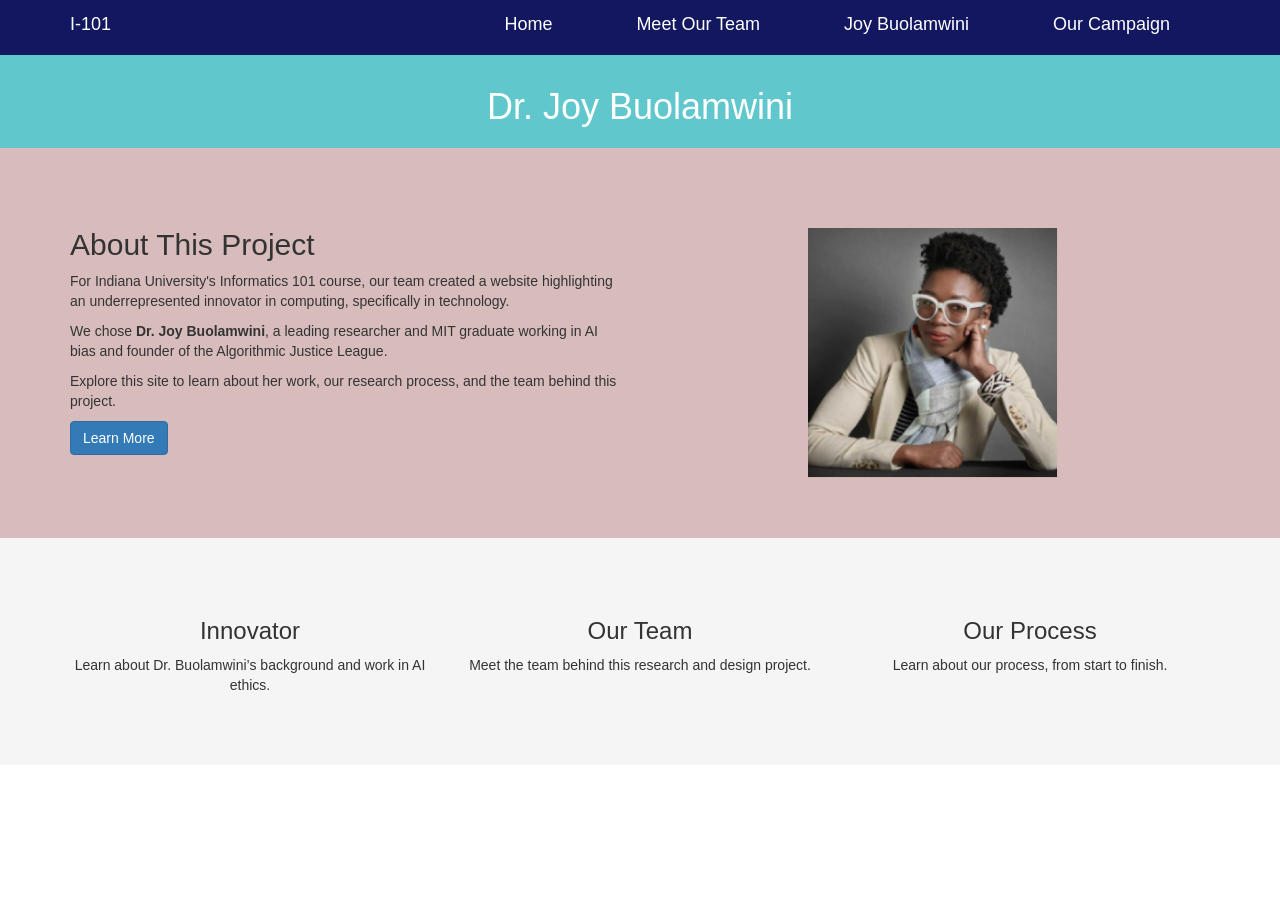
<file: index.html>
<!DOCTYPE html>
<html lang="en">
<head>
    <meta charset="UTF-8">
    <meta name="viewport" content="width=device-width, initial-scale=1.0">
    <title>Home Page</title>
    <link rel="stylesheet" href="https://maxcdn.bootstrapcdn.com/bootstrap/3.4.1/css/bootstrap.min.css">
    <link rel="stylesheet" href="project.css">
</head>

<body>
    <div class="menu-bar">
        <div class="container">
            <div class="row">
                <div class="col-md-3">
                    <h4 class="menu-class">I-101</h4>
                </div>
                <div class="col-md-9 text-right">
                    <ul class="list-inline menu-button">
                        <li><a href="index.html"><h4 class="menu-button">Home</h4></a></li>
                        <li><a href="team.html"><h4 class="menu-button">Meet Our Team</h4></a></li>
                        <li><a href="innovator.html"><h4 class="menu-button">Joy Buolamwini</h4></a></li>
                        <li><a href="process.html"><h4 class="menu-button">Our Campaign</h4></a></li>
                    </ul>
                </div>
            </div>
        </div>
    </div>

<div class="home-header">
    <div class="container text-center">
        <h1>Dr. Joy Buolamwini</h1>
    </div>
</div>

<div class="home-section1">
    <div class="container">
        <div class="row">

            <div class="col-md-6">
                <h2>About This Project</h2>

                <p>For Indiana University's Informatics 101 course, our team created a website highlighting an underrepresented innovator in computing, specifically in technology.</p>

                <p>We chose <strong>Dr. Joy Buolamwini</strong>, a leading researcher and MIT graduate working in AI bias and founder of the Algorithmic Justice League.</p>

                <p>Explore this site to learn about her work, our research process, and the team behind this project.</p>

                <a href="innovator.html" class="btn btn-primary">Learn More</a>
            </div>

            <div class="col-md-6 text-center">
                <img src="image/box-1.png" class="home-img" alt="Joy Buolamwini">
            </div>

        </div>
    </div>
</div>

<div class="features">
    <div class="container text-center">
        <div class="row">

            <div class="col-md-4">
                <h3>Innovator</h3>
                <p>Learn about Dr. Buolamwini’s background and work in AI ethics.</p>
            </div>

            <div class="col-md-4">
                <h3>Our Team</h3>
                <p>Meet the team behind this research and design project.</p>
            </div>

            <div class="col-md-4">
                <h3>Our Process</h3>
                <p>Learn about our process, from start to finish.</p>
            </div>

        </div>
    </div>
</div>

</body>
</html>
</file>
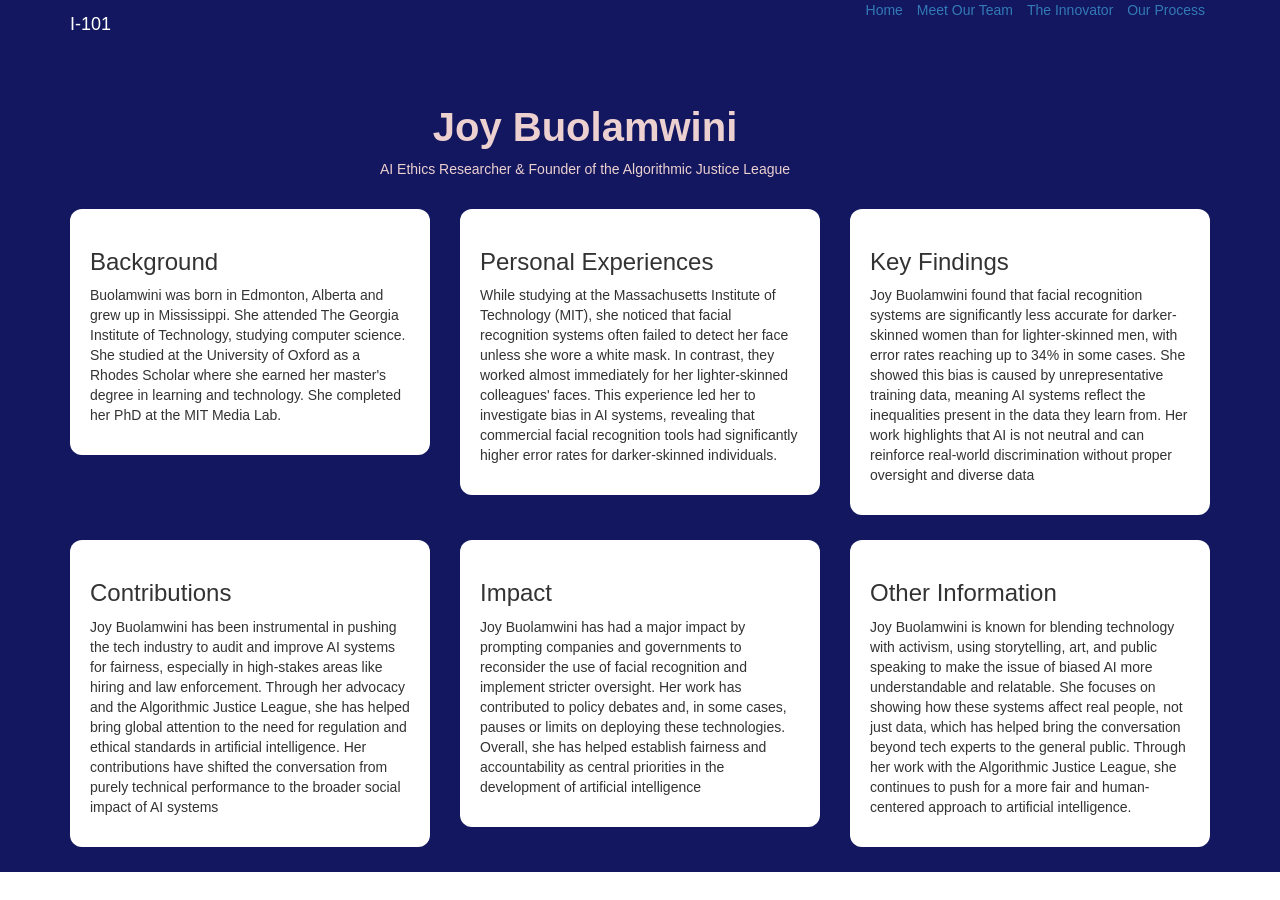
<file: innovator.html>
<!DOCTYPE html>
<html lang="en">
<head>
    <meta charset="UTF-8">
    <meta name="viewport" content="width=device-width, initial-scale=1.0">
    <title>Joy Buolamwini</title>

    <link rel="stylesheet" href="https://maxcdn.bootstrapcdn.com/bootstrap/3.4.1/css/bootstrap.min.css">
    <link rel="stylesheet" href="project.css">
</head>

<body>

<div class="menu-bar">
    <div class="container">
        <div class="row">
            <div class="col-md-4">
                <h4 class="menu-class">I-101</h4>
            </div>

            <div class="col-md-8 text-right">
                <ul class="list-inline">
                    <li><a href="index.html" class="menu-link">Home</a></li>
                    <li><a href="team.html" class="menu-link">Meet Our Team</a></li>
                    <li><a href="innovator.html" class="menu-link active">The Innovator</a></li>
                    <li><a href="process.html" class="menu-link">Our Process</a></li>
                </ul
            </div>
        </div>
    </div>
</div>

<div class="container text-center page-title">
    <h1>Joy Buolamwini</h1>
    <p>AI Ethics Researcher & Founder of the Algorithmic Justice League</p>
</div>

<div class="container">
    <div class="row">
        <div class="col-md-4">
            <div class="innovator-card">
                <h3>Background</h3>
                <p>
                    Buolamwini was born in Edmonton, Alberta and grew up in Mississippi. She attended The Georgia Institute of Technology, studying computer science. She studied at the University of Oxford as a Rhodes Scholar where she earned her master's degree in learning and technology. She completed her PhD at the MIT Media Lab.
                </p>
            </div>
        </div>

        <div class="col-md-4">
            <div class="innovator-card">
                <h3>Personal Experiences</h3>
                <p>
                    While studying at the Massachusetts Institute of Technology (MIT), she noticed that facial recognition systems often failed to detect her face unless she wore a white mask. In contrast, they worked almost immediately for her lighter-skinned colleagues' faces. This experience led her to investigate bias in AI systems, revealing that commercial facial recognition tools had significantly higher error rates for darker-skinned individuals.
                </p>
            </div>
        </div>

        <div class="col-md-4">
            <div class="innovator-card">
                <h3>Key Findings</h3>
                <p>
                    Joy Buolamwini found that facial recognition systems are significantly less accurate for darker-skinned women than for lighter-skinned men, with error rates reaching up to 34% in some cases. She showed this bias is caused by unrepresentative training data, meaning AI systems reflect the inequalities present in the data they learn from. Her work highlights that AI is not neutral and can reinforce real-world discrimination without proper oversight and diverse data
                </p>
            </div>
        </div>
    </div>

    <div class="row">
        <div class="col-md-4">
            <div class="innovator-card">
                <h3>Contributions</h3>
                <p>
                    Joy Buolamwini has been instrumental in pushing the tech industry to audit and improve AI systems for fairness, especially in high-stakes areas like hiring and law enforcement. Through her advocacy and the Algorithmic Justice League, she has helped bring global attention to the need for regulation and ethical standards in artificial intelligence. Her contributions have shifted the conversation from purely technical performance to the broader social impact of AI systems
                </p>
            </div>
        </div>

        <div class="col-md-4">
            <div class="innovator-card">
                <h3>Impact</h3>
                <p>
                    Joy Buolamwini has had a major impact by prompting companies and governments to reconsider the use of facial recognition and implement stricter oversight. Her work has contributed to policy debates and, in some cases, pauses or limits on deploying these technologies. Overall, she has helped establish fairness and accountability as central priorities in the development of artificial intelligence
                </p>
            </div>
        </div>

        <div class="col-md-4">
            <div class="innovator-card">
                <h3>Other Information</h3>
                <p>
                    Joy Buolamwini is known for blending technology with activism, using storytelling, art, and public speaking to make the issue of biased AI more understandable and relatable. She focuses on showing how these systems affect real people, not just data, which has helped bring the conversation beyond tech experts to the general public. Through her work with the Algorithmic Justice League, she continues to push for a more fair and human-centered approach to artificial intelligence.
                </p>
            </div>
        </div>
    </div>

</div>

</body>
</html>
</file>
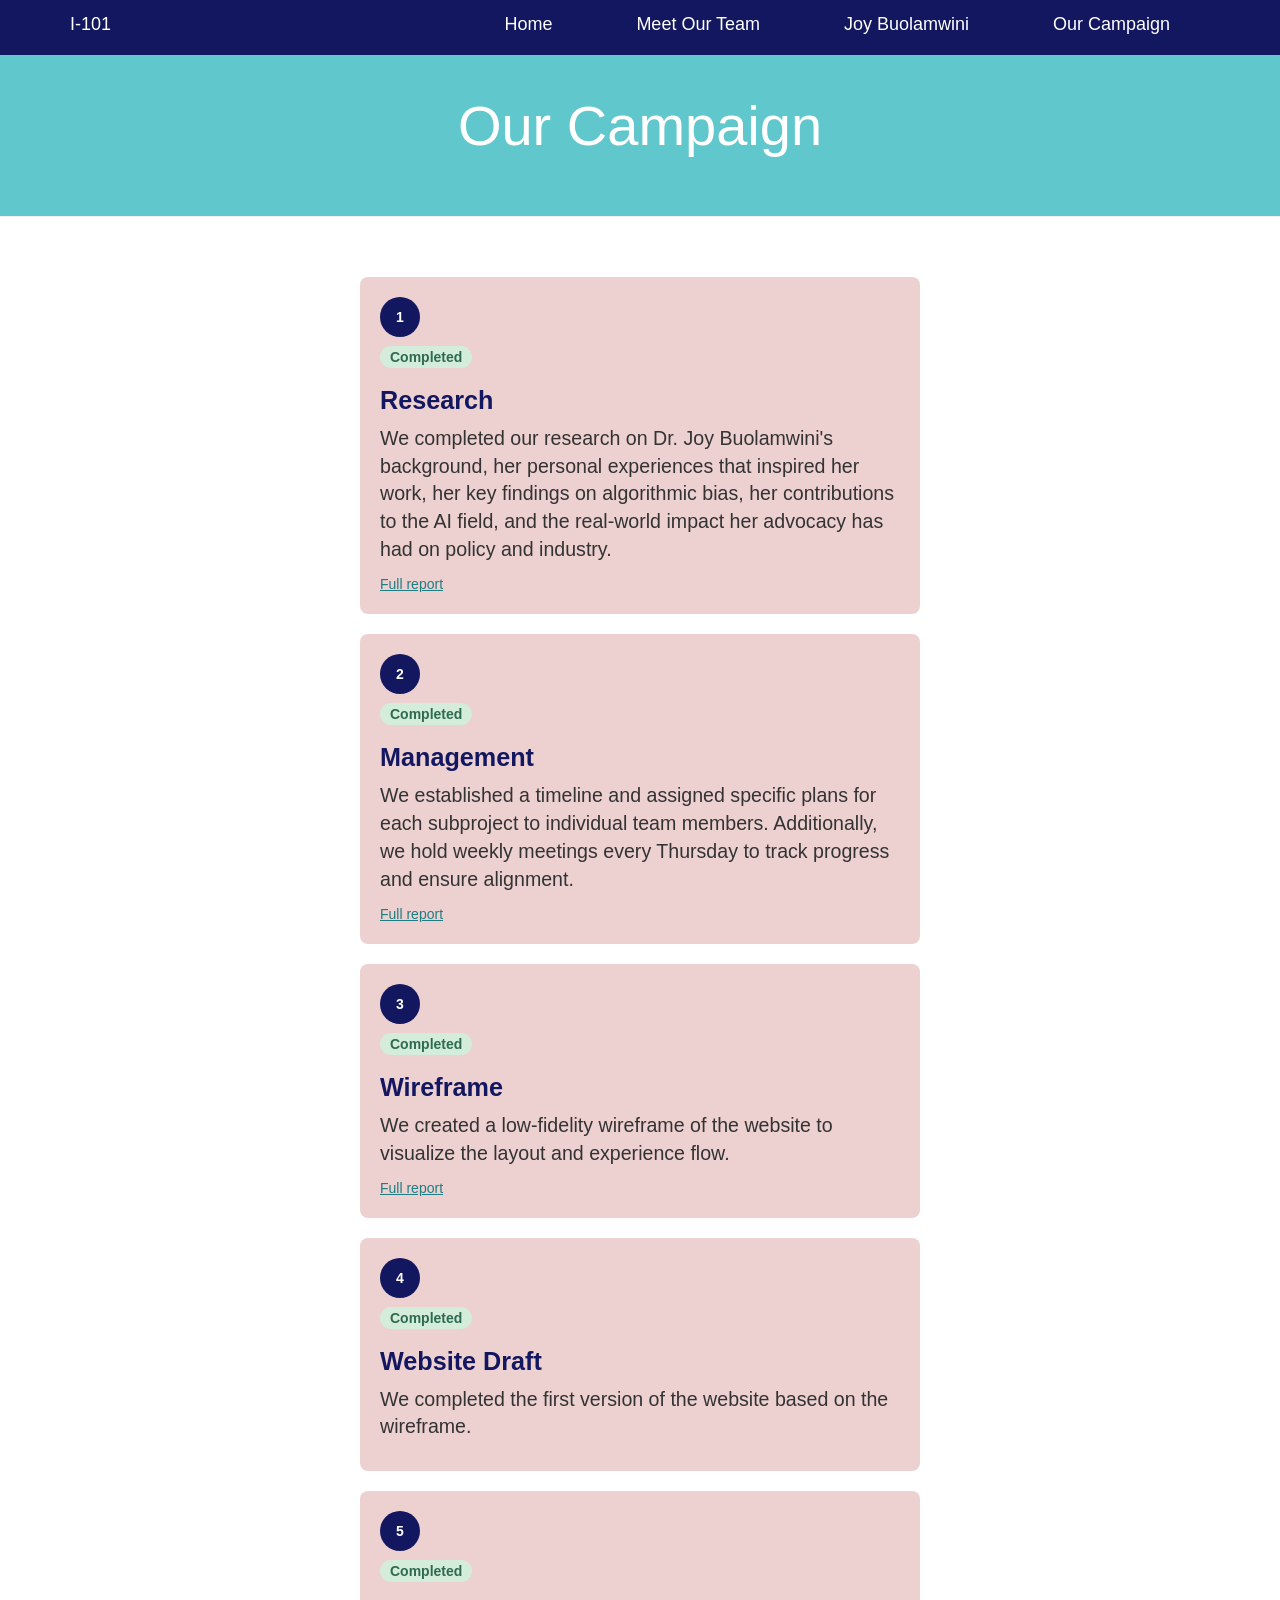
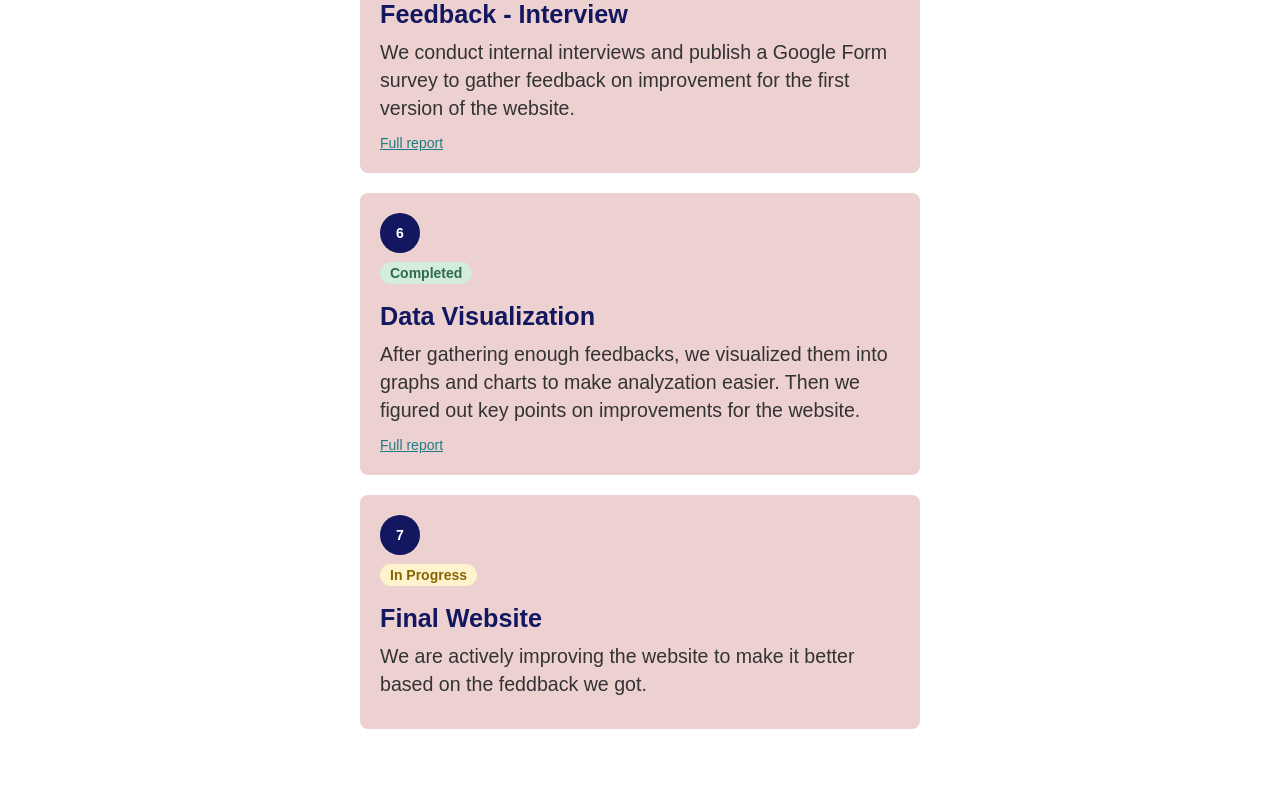
<file: process.html>
<!DOCTYPE html>
<html lang="en">
<head>
    <title>Our Campaign</title>
    <meta charset="utf-8">
    <meta name="viewport" content="width=device-width, initial-scale=1">
    <link rel="stylesheet" href="https://maxcdn.bootstrapcdn.com/bootstrap/3.4.1/css/bootstrap.min.css">
    <link rel="stylesheet" href="project.css">
</head>
<body>
    <div class="menu-bar">
        <div class="container">
            <div class="row">
                <div class="col-md-3">
                    <h4 class="menu-class">I-101</h4>
                </div>
                <div class="col-md-9 text-right">
                    <ul class="list-inline menu-button">
                        <li><a href="index.html"><h4 class="menu-button">Home</h4></a></li>
                        <li><a href="team.html"><h4 class="menu-button">Meet Our Team</h4></a></li>
                        <li><a href="innovator.html"><h4 class="menu-button">Joy Buolamwini</h4></a></li>
                        <li><a href="process.html"><h4 class="menu-button">Our Campaign</h4></a></li>
                    </ul>
                </div>
            </div>
        </div>
    </div>

    <div class="page-header">
        <div class="container">
            <div class="row text-center">
                <div class="col-md-12">
                    <h1 class="header-text">Our Campaign</h1>
                </div>
            </div>
        </div>
    </div>

    <div class="timeline-section">
        <!-- Research Box -->
        <div class="step">
            <div class="step-number">1</div>
            <span class="status-done">Completed</span>
            <h2>Research</h2>
            <p>We completed our research on Dr. Joy Buolamwini's background, her personal experiences that inspired her work, her key findings on algorithmic bias, her contributions to the AI field, and the real-world impact her advocacy has had on policy and industry.</p>
            <a class="step-link" href="https://docs.google.com/document/d/1qBZ_3drxqRDakB5gsD66tVDad5vbTOpAt4c4CfhVQ1Y/edit?usp=sharing">Full report</a>
        </div>

        <!-- Management Box -->
        <div class="step">
            <div class="step-number">2</div>
            <span class="status-done">Completed</span>
            <h2>Management</h2>
            <p>We established a timeline and assigned specific plans for each subproject to individual team members. Additionally, we hold weekly meetings every Thursday to track progress and ensure alignment.</p>
            <a class="step-link" href="https://docs.google.com/document/d/1of6nb9GA8NdwnYPvIku6oTle9EQW7rhuUyoaLFRCCJw/edit?usp=sharing">Full report</a>
        </div>

        <!-- Wireframe Box -->
        <div class="step">
            <div class="step-number">3</div>
            <span class="status-done">Completed</span>
            <h2>Wireframe</h2>
            <p>We created a low-fidelity wireframe of the website to visualize the layout and experience flow.</p>
            <a class="step-link" href="https://www.figma.com/design/I0km0ngyln0ac0JEdycsWB/Wireframe?m=auto&t=Y8YmFhesWIvZYjYi-1">Full report</a>
        </div>

        <!-- Website Draft Box -->
        <div class="step">
            <div class="step-number">4</div>
            <span class="status-done">Completed</span>
            <h2>Website Draft</h2>
            <p>We completed the first version of the website based on the wireframe.</p>
        </div>

        <!-- Feedback - Interview Box -->
        <div class="step">
            <div class="step-number">5</div>
            <span class="status-done">Completed</span>
            <h2>Feedback - Interview</h2>
            <p>We conduct internal interviews and publish a Google Form survey to gather feedback on improvement for the first version of the website.</p>
            <a class="step-link" href="https://drive.google.com/file/d/1i5a2mBRVAoQE6vLCIRII3WCJ4iTFVV-F/view?usp=sharing">Full report</a>
        </div>

        <!-- Data Visualization Box -->
        <div class="step">
            <div class="step-number">6</div>
            <span class="status-done">Completed</span>
            <h2>Data Visualization</h2>
            <p>After gathering enough feedbacks, we visualized them into graphs and charts to make analyzation easier. Then we figured out key points on improvements for the website.</p>
            <a class="step-link" href="https://drive.google.com/file/d/1U5fski3ZBdtdHDS4tKltCh_nHa9eH7zM/view?usp=sharing">Full report</a>
        </div>

        <!-- Final Website Box -->
        <div class="step">
            <div class="step-number">7</div>
            <span class="status-wip">In Progress</span>
            <h2>Final Website</h2>
            <p>We are actively improving the website to make it better based on the feddback we got.</p>
        </div>
    </div>
</body>

</html>
</file>
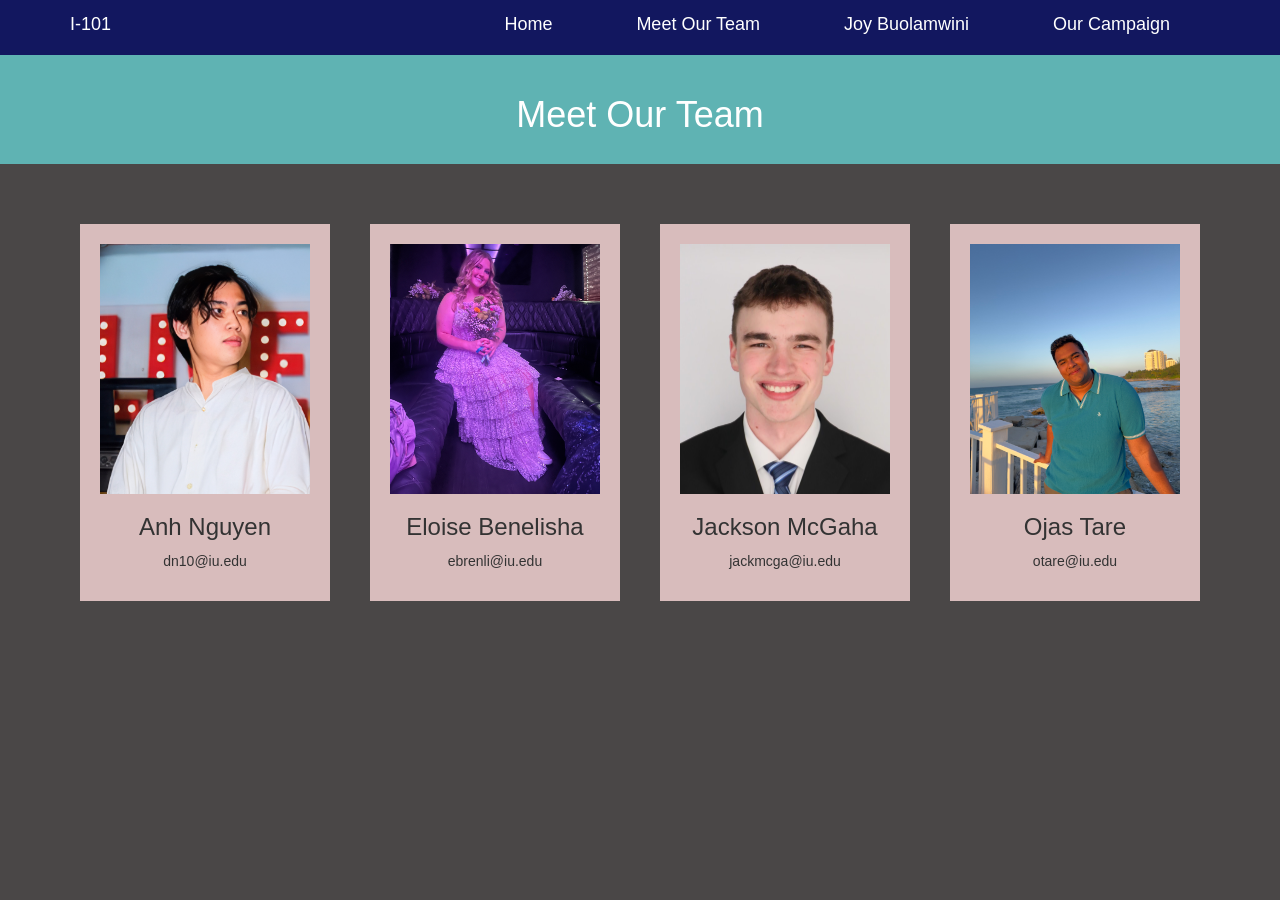
<file: team.html>
<!DOCTYPE html>
<html lang="en">
<head>
    <meta charset="UTF-8">
    <meta name="viewport" content="width=device-width, initial-scale=1.0">
    <title>Team Members</title>
    <link rel="stylesheet" href="https://maxcdn.bootstrapcdn.com/bootstrap/3.4.1/css/bootstrap.min.css">
    <link rel="stylesheet" href="project.css">
</head>
<body class="config">
    <div class="menu-bar">
        <div class="container">
            <div class="row">
                <div class="col-md-3">
                    <h4 class="menu-class">I-101</h4>
                </div>
                <div class="col-md-9 text-right">
                    <ul class="list-inline menu-button">
                        <li><a href="index.html"><h4 class="menu-button">Home</h4></a></li>
                        <li><a href="team.html"><h4 class="menu-button">Meet Our Team</h4></a></li>
                        <li><a href="innovator.html"><h4 class="menu-button">Joy Buolamwini</h4></a></li>
                        <li><a href="process.html"><h4 class="menu-button">Our Campaign</h4></a></li>
                    </ul>
                </div>
            </div>
        </div>
    </div>

    
    <div class = "header">
        <h1>Meet Our Team</h1>
    </div>


<br>
<br>
<br>

<div class="team">

    <div class="card">
        <img src="image/Anh.jpg", alt="Anh">
        <h3>Anh Nguyen</h3>
        <p>dn10@iu.edu</p>
    </div>

    <div class="card">
        <img src="image/Eloise.JPG", alt="Eloise">
        <h3>Eloise Benelisha</h3>
        <p>ebrenli@iu.edu</p>
    </div>

    <div class="card">
        <img src="image/Jackson.png", alt="Jackson">
        <h3>Jackson McGaha</h3>
        <p>jackmcga@iu.edu</p>
    </div>

    <div class="card">
        <img src="image/Ojas.JPG", alt="Ojas">
        <h3>Ojas Tare</h3>
        <p>otare@iu.edu</p>
    </div>

</div>
</body>
</html>
</file>
<file: project.css>
/* Global classes */
body
{
    font-family: Helvetica, Arial, sans-serif;
}

h4.menu-class
{
    color: white;
    margin-top: 15px;
}

/* .menu-button {
    color: white;
    padding: 10px 20px;
    display: inline-block;
} */

/* .menu-button:hover {
    text-decoration: underline;
    color:#d8bcbc
} */

h4.menu-button
{
    padding: 0 35px;
    margin-top: 15px;
    color: white;
}

.menu-bar
{
    background-color: #12175F;
}

a:hover
{
    color: white;
}
/* End of section */

/* This section contains classes for process page */
.page-header
{
    background-color: #60C7CC;
    margin: 0 0;
    padding: 80px 0px;
}

h1.header-text
{
    font: bold;
    color: white;
    font-size: 400%;
    margin: -40px;
}

.timeline-section 
{
    max-width: 600px;
    margin: 60px auto;
    padding: 0 20px;
}

.step 
{
    background-color: #EDD0D0;
    border-radius: 8px;
    padding: 20px;
    margin-bottom: 20px;
}

.step-number 
{
    background-color: #12175F;
    color: white;
    width: 40px;
    height: 40px;
    border-radius: 50%;
    text-align: center;
    line-height: 40px;
    font-weight: bold;
    margin-bottom: 10px;
}

.step h2 
{
    color: #12175F;
    font-size: 180%;
    font-weight: bold;
}

.step p 
{
    font-size: 140%;
}

.step-link 
{
    color: #1E7D82;
    text-decoration: underline;
}

.status-done 
{
    background-color: #d4edda;
    color: #2d6a4f;
    padding: 3px 10px;
    border-radius: 20px;
    font-size: 100%;
    font-weight: bold;
}

.status-wip {
    background-color: #fff3cd;
    color: #856404;
    padding: 3px 10px;
    border-radius: 20px;
    font-size: 100%;
    font-weight: bold;
}
/* End of section */

/* This section is for innovator page */

.innovator-card {
    background-color: white;
    border-radius: 12px;
    padding: 20px;
    margin-bottom: 25px;
    height: 100%;
    font-family: 'Gill Sans', 'Gill Sans MT', Calibri, 'Trebuchet MS', sans-serif;
}

.page-title {
    margin: 40px 0 20px 0;
}

.page-title h1 {
    font-size: 40px;
    color:#EDD0D0;
    font-weight: bold;
    margin-bottom: 10px;
    font-family: 'Gill Sans', 'Gill Sans MT', Calibri, 'Trebuchet MS', sans-serif;
}

.page-title p {
    color:#EDD0D0;
    font-family: 'Gill Sans', 'Gill Sans MT', Calibri, 'Trebuchet MS', sans-serif;
}


/* End of section */

/* This section contains classes for team page */
.config {
    margin: 0;
    background-color: #4a4747;
}

.header {
    background-color: #5fb3b3;
    text-align: center;
    padding: 20px;
    color: white;
}

.team {
    display: flex;
    flex-wrap: wrap;
    justify-content: center;
    gap: 40px;
}

.card {
    background-color: #d8bcbc;
    padding: 20px;
    text-align: center;
    width: 250px; 
}

.card img {
    width: 100%;
    height: 250px;
    object-fit: cover;
}

/* End of section */

/* This section contains classes for index page */
.home-header {
    background-color: #60C7CC;
    padding: 12px 0;
    color: white;
}

.home-section1 {
    padding: 60px 0;
    background-color: #d8bcbc;
}

.home-img {
    width: 250px;
    border: 10px;
    margin-top: 20px;
}

.features {
    background-color: #f5f5f5;
    padding: 60px 0;
}
/* End of section */
</file>
